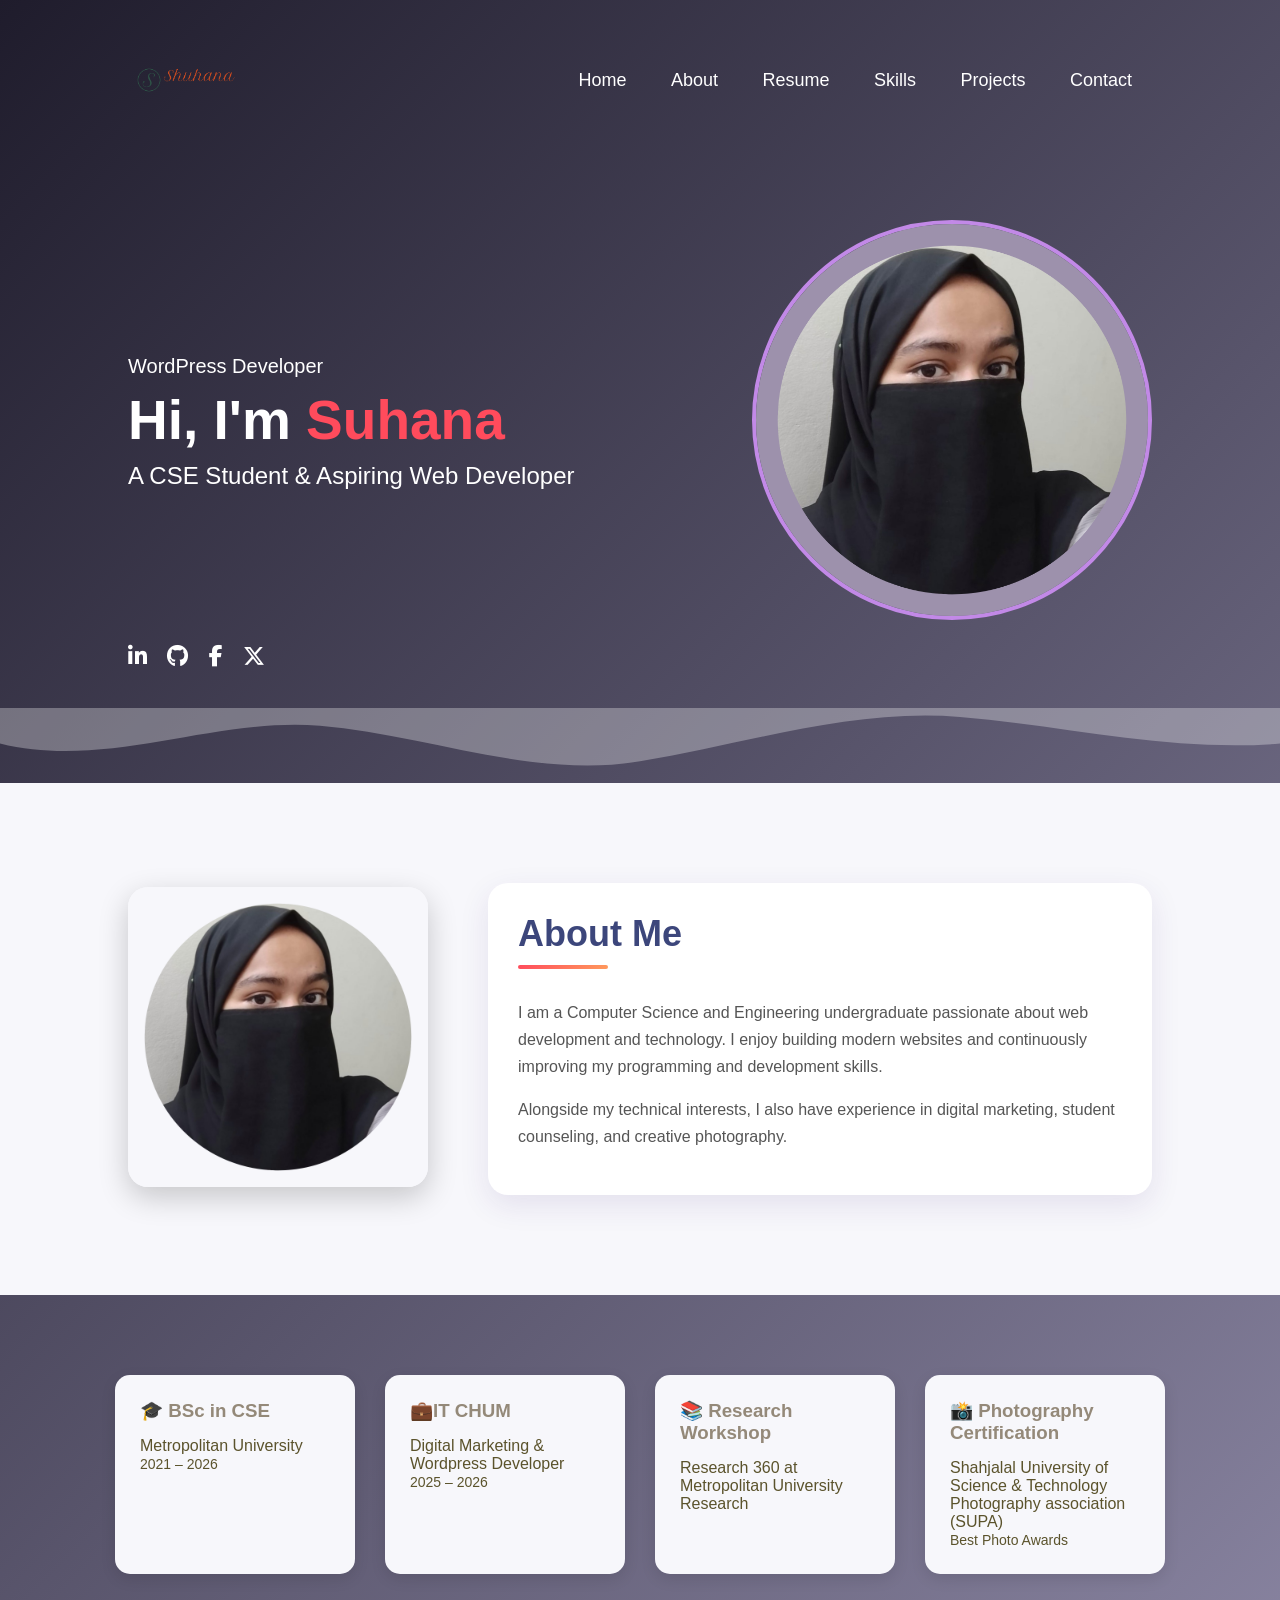
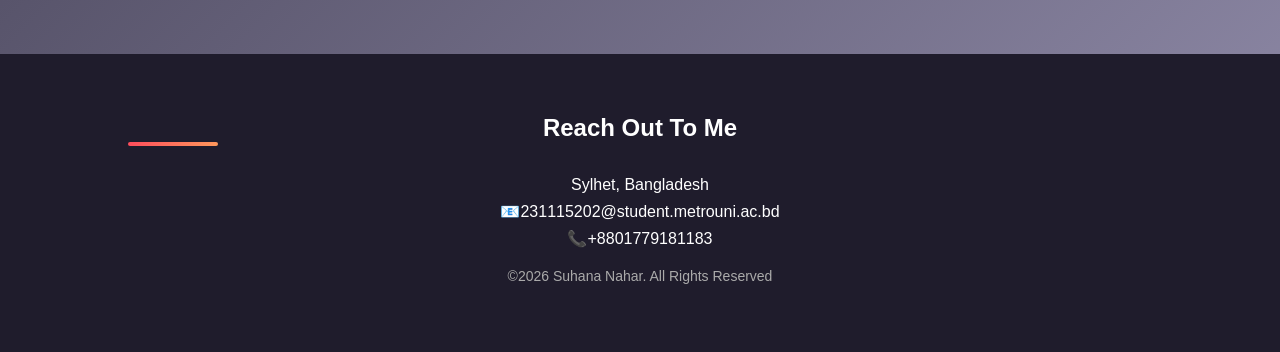
<file: index.html>
<!DOCTYPE html>
<html lang="en">
<head>
  <meta charset="UTF-8">
  <meta name="viewport" content="width=device-width, initial-scale=1.0">
  <title>Personal Portfolio</title>

  <link rel="stylesheet" href="style.css">
  <link rel="stylesheet" href="https://cdnjs.cloudflare.com/ajax/libs/font-awesome/6.5.0/css/all.min.css">
</head>
<body>
<div id="home">
</div>
  <div id="header">
    <div class="container">

  
      <nav>
        <img src="Images/Shuhana-logo-transparent.png" class="logo">
        <ul>
          <li><a href="#home">Home</a></li>
          <li><a href="#about">About</a></li>
          
          <li><a href="Images/Suhana_CV.pdf">Resume</a></li>
        <li><a href="skill.html">Skills</a></li>
        <li><a href="project.html">Projects</a></li>
          <li><a href="contact.html">Contact</a></li> 
        </ul>
      </nav>
      <div class="header-content">
  <div class="header-text">
      <p>WordPress Developer</p>
      <h1>Hi, I'm <span>Suhana</span></h1>
      <h2>A CSE Student & Aspiring Web Developer</h2>
  </div>
  <div class="header-image">
      <img src="Images/r.png" alt="Suhana">
</div>
</div>
  <div class="social-icons"> 
        <a href="https://www.linkedin.com/in/sn-suhana-98974820b/" target="_blank"><i class="fab fa-linkedin-in"></i></a>
         <a href="https://github.com/Suhananahar1"><i class="fab fa-github"target="_blank"></i></a> 
         <a href="https://www.facebook.com/share/1GMEHYq5VP/" target="_blank"><i class="fab fa-facebook-f"></i> </a> 
         <a href="https://x.com/SSuhuana"><i class="fab fa-x-twitter"></i></a>
    </div>
  </div>

 <br>
  <div class="wave-divider">
    <svg viewBox="0 0 1440 80" preserveAspectRatio="none">
      <path d="M0,40 C120,70 240,10 360,20 480,30 600,80 720,60
               840,40 960,0 1080,10 1200,20 1320,50 1440,40
               L1440,0 L0,0 Z"
            fill="rgba(255,255,255,0.3)">
      </path>
    </svg>
  </div>
<section id="about">

<div class="about-container">

<div class="about-image">
<img src="Images/suha.png" alt="Suhana">
</div>

<div class="about-content">

<h2>About Me</h2>
<div class="divider"></div>

<p>
I am a Computer Science and Engineering undergraduate passionate about 
web development and technology. I enjoy building modern websites and 
continuously improving my programming and development skills.
</p>
<p>
Alongside my technical interests, I also have experience in digital 
marketing, student counseling, and creative photography.
</p>
</div>

</div>
</section>
<div class="background-container">

<div class="edu-card">
<h3>🎓 BSc in CSE</h3>
<p>Metropolitan University</p>
<span>2021 – 2026</span>
</div>

<div class="edu-card">
<h3>💼IT CHUM</h3>
<p>Digital Marketing & Wordpress Developer</p>
<span>2025 – 2026</span>
</div>
<div class="edu-card">
<h3>📚 Research Workshop</h3>
<p>Research 360 at Metropolitan University Research</p>
</div>

<div class="edu-card">
<h3>📸 Photography Certification</h3>
<p>Shahjalal University of Science & Technology Photography association (SUPA)</p>
<span>Best Photo Awards</span>
</div>
</div>

<footer>
<h2>Reach Out To Me</h2>
<div class="divider center"></div>

<p>Sylhet, Bangladesh</p>
<p>📧231115202@student.metrouni.ac.bd</p>
<p>📞+8801779181183</p>
<p class="copyright">
©2026 Suhana Nahar. All Rights Reserved
</p>

</footer>

</body>
</html>
</file>
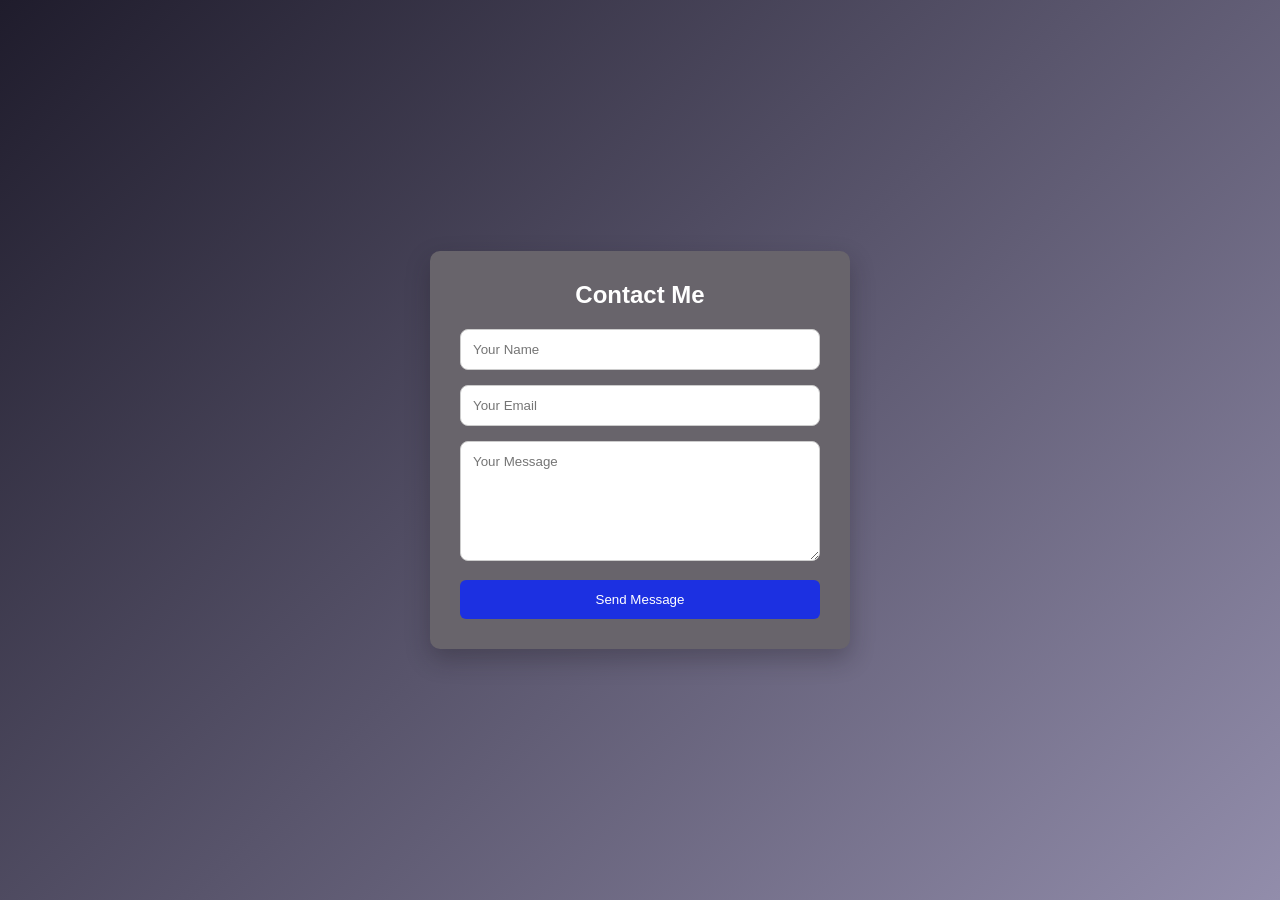
<file: contact.html>
<!DOCTYPE html>
<html lang="en">
<head>
  <meta charset="UTF-8">
  <title>Contact Form</title>
  <link rel="stylesheet" href="contact.css">
</head>
<body>

  <div class="contact-container">
    <h2>Contact Me</h2>

    <form>
      <input type="text" placeholder="Your Name" required>

      <input type="email" placeholder="Your Email" required>

      <textarea placeholder="Your Message"></textarea>

      <button type="submit">Send Message</button>
    </form>
  </div>

</body>
</html>
</file>
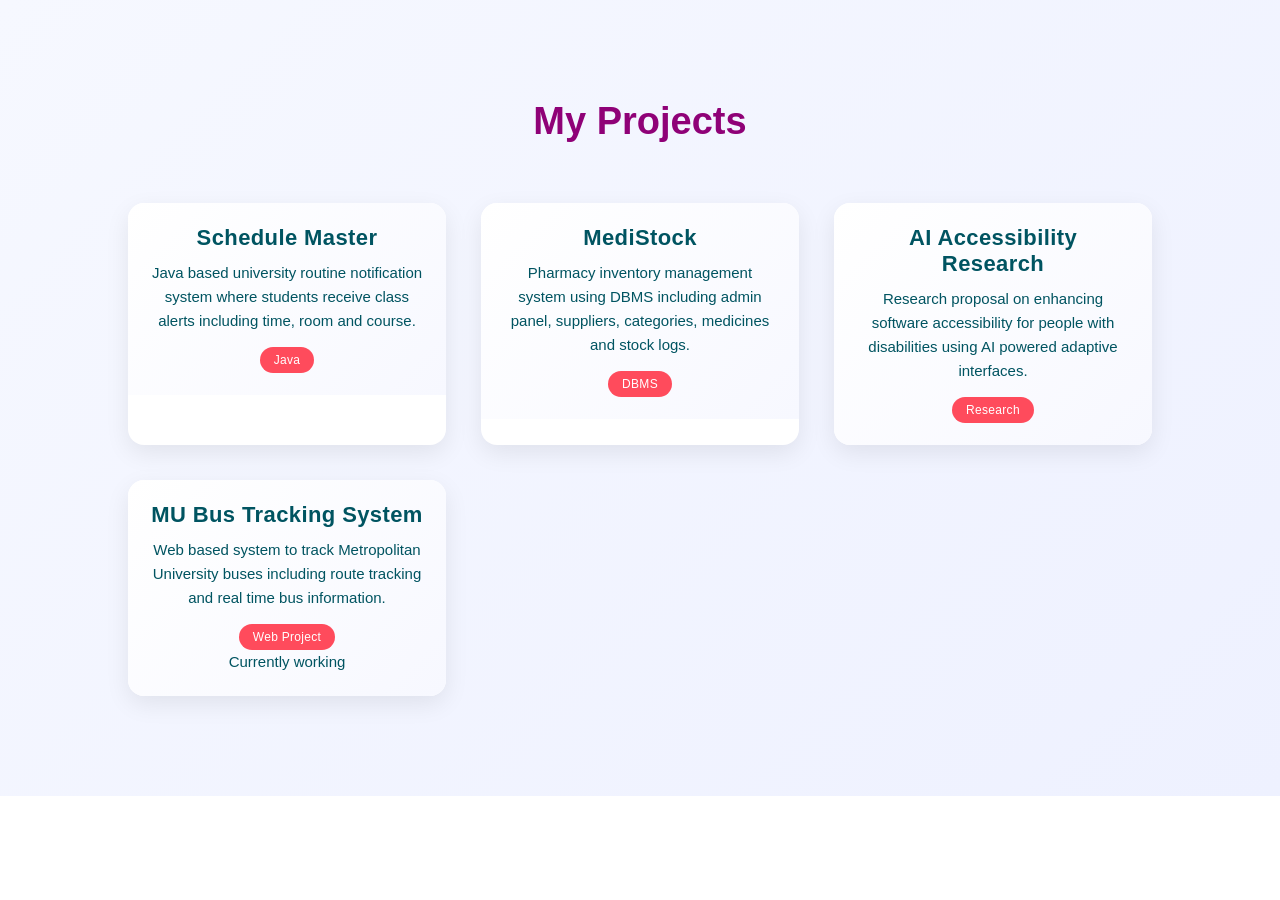
<file: project.html>
<!DOCTYPE html>
<html lang="en">
<head>
    <meta charset="UTF-8">
    <meta name="viewport" content="width=device-width, initial-scale=1.0">
    <title>Projects</title>
    <head>
<link rel="stylesheet" href="style.css">
<link rel="stylesheet" href="project.css">
</head>
</head>
<body>
    <section id="projects">

<h2>My Projects</h2>

<div class="projects-container">

<div class="project-card">

<div class="project-info">
<h3>Schedule Master</h3>
<p>Java based university routine notification system where students receive class alerts including time, room and course.</p>
<span class="project-tag">Java</span>
</div>

</div>


<div class="project-card">

<div class="project-info">
<h3>MediStock</h3>
<p>Pharmacy inventory management system using DBMS including admin panel, suppliers, categories, medicines and stock logs.</p>
<span class="project-tag">DBMS</span>
</div>

</div>
<div class="project-card">

<div class="project-info">
<h3>AI Accessibility Research</h3>
<p>Research proposal on enhancing software accessibility for people with disabilities using AI powered adaptive interfaces.</p>
<span class="project-tag">Research</span>
</div>

</div>
<div class="project-card">

<div class="project-info">
<h3>MU Bus Tracking System</h3>
<p>Web based system to track Metropolitan University buses including route tracking and real time bus information.</p>

<span class="project-tag">Web Project</span>
<p>Currently working</p>
</div>

</div>

</div>

</section>
</body>
</html>
</file>
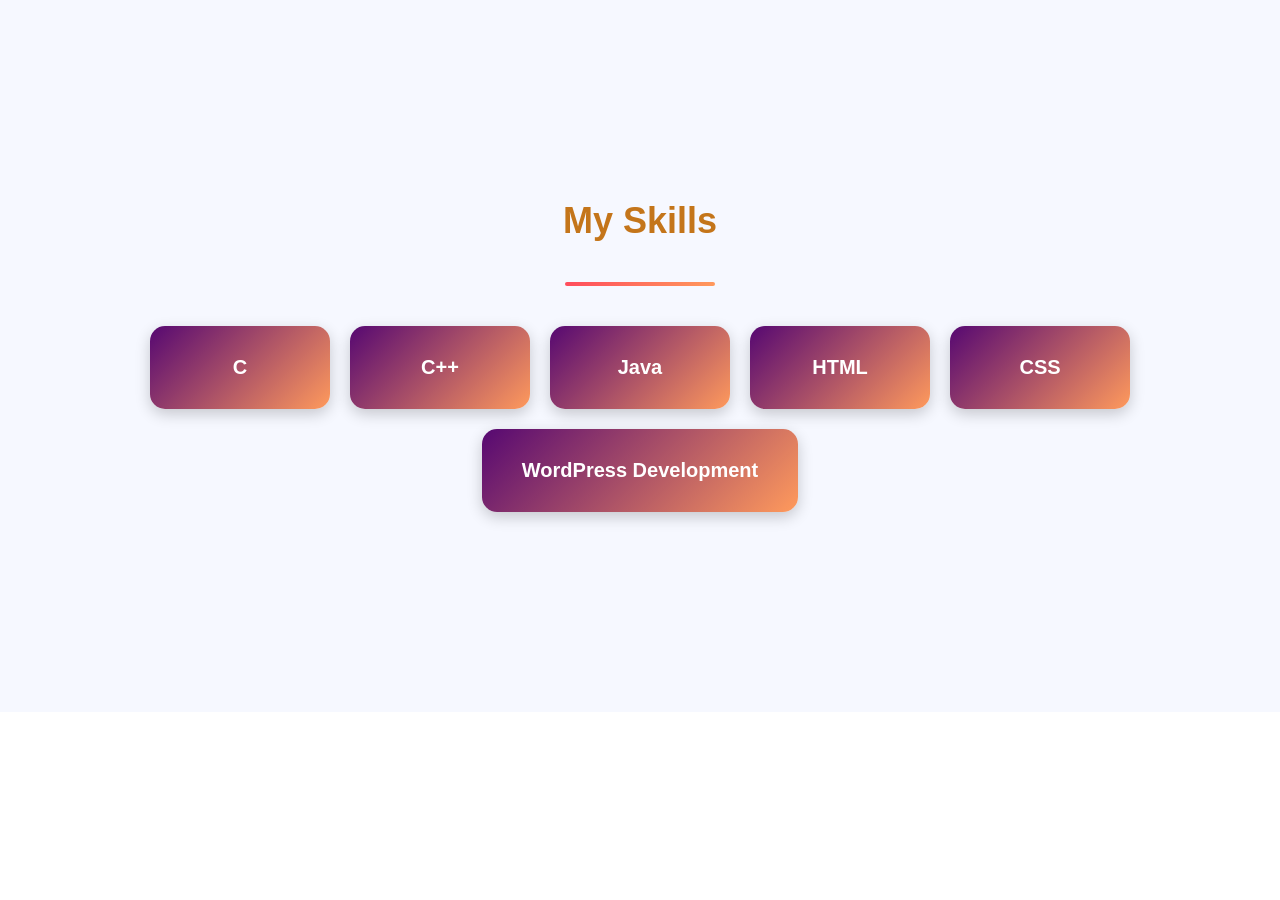
<file: skill.html>
<!DOCTYPE html>
<html lang="en">
<head>
  <meta charset="UTF-8">
  <meta name="viewport" content="width=device-width, initial-scale=1.0">
  <title>My Skills</title>
  <link rel="stylesheet" href="skill.css">
</head>
<body>

  <section class="skills">
    <h2>My Skills</h2>
    <div class="divider"></div>
    <div class="skills-container">
      <div class="card">C</div>
      <div class="card">C++</div>
      <div class="card">Java</div>
      <div class="card">HTML</div>
      <div class="card">CSS</div>
      <div class="card">WordPress Development</div>
    </div>

  </section>

</body>
</html>
</file>
<file: style.css>
*{
  margin:0;
  padding:0;
  box-sizing:border-box;
  font-family: Arial, Helvetica, sans-serif;
}

html{
  scroll-behavior:smooth;
}

#header{
  width:100%;
  min-height:100vh;
  background:linear-gradient(135deg,#1f1c2c,#928dab);
  color:white;
}

.container{
  padding:20px 10%;
}

nav{
  display:flex;
  align-items:center;
  justify-content:space-between;
  flex-wrap:wrap;
}

.logo{
  width:120px;
}

nav ul li{
  display:inline-block;
  list-style:none;
  margin:10px 20px;
}

nav ul li a{
  color:white;
  text-decoration:none;
  font-size:18px;
  position:relative;
}

nav ul li a::after{
  content:'';
  width:0;
  height:3px;
  background:#ff4b5c;
  position:absolute;
  left:0;
  bottom:-6px;
  transition:0.3s;
}

nav ul li a:hover::after{
  width:100%;
}

.header-content{
  display:flex;
  justify-content:space-between;
  align-items:center;
  margin-top:80px;
  gap:40px;
}

.header-text p{
  font-size:20px;
}

.header-text h1{
  font-size:55px;
  margin:10px 0;
}

.header-text span{
  color:#ff4b5c;
}

.header-text h2{
  font-weight:300;
}

.header-image img{
  width:100%;
  max-width:400px;
  border-radius:50%;
  object-fit:cover;
  border:4px solid lab(65.45% 35.02 -39.47);
}

.social-icons{
  margin-top:20px;
}

.social-icons a{
  text-decoration:none;
  font-size:22px;
  margin-right:16px;
  color:white;
  display:inline-block;
  transition:0.3s;
}

.social-icons a:hover{
  color:#ff4b5c;
  transform:translateY(-5px);
}

#about{
  padding:100px 10%;
  background:#f7f7fb;
}

.about-container{
  max-width:1200px;
  margin:auto;
  display:flex;
  align-items:center;
  gap:60px;
  flex-wrap:wrap;
}

.about-image img{
  width:300px;
  border-radius:20px;
  box-shadow:0 10px 30px rgba(0,0,0,0.2);
}

.about-content{
  flex:1;
  background:white;
  padding:30px;
  border-radius:20px;
  box-shadow:0 10px 30px rgba(57,25,119,0.1);
}

.about-content h2{
  font-size:36px;
  color:#3C467B;
  margin-bottom:10px;
}

.about-content p{
  color:#555;
  line-height:1.7;
  margin-bottom:15px;
}


.divider{
  width:90px;
  height:4px;
  background:linear-gradient(135deg,#ff4b5c,#ff9a5c);
  margin-bottom:30px;
  border-radius:3px;
}
#background{
  padding:90px 10%;
  text-align:center;
  background:#435663;
}

.background-container{
  display:flex;
  justify-content:center;
  gap:30px;
  flex-wrap:wrap;
  max-width:1100px;
  margin:80px auto;
}

.edu-card{
  background:#f7f7fb;
  padding:25px;
  width:240px;
  border-radius:15px;
  box-shadow:0 5px 15px rgba(0,0,0,0.1);
  transition:0.3s;
}

.edu-card:hover{
  transform:translateY(-8px);
}

.edu-card h3{
  margin-bottom:15px;
  color:#948979;
}

.edu-card p{
  color:#5B532C;
}

.edu-card span{
  color:#5B532C;
  font-size:14px;
}

footer{
  background:#1f1c2c;
  color:white;
  padding:60px 10%;
  text-align:center;
}

footer p{
  margin:8px 0;
}

footer .copyright{
  margin-top:20px;
  font-size:14px;
  color:#aaa;
}


@media (max-width:768px){

.container{
  padding:20px;
}

nav{
  flex-direction:column;
  gap:15px;
}

nav ul li{
  display:block;
  margin:10px 0;
}

.header-content{
  flex-direction:column;
  text-align:center;
}

.header-text h1{
  font-size:38px;
}

.header-image img{
  max-width:260px;
}

.about-container{
  flex-direction:column;
  text-align:center;
}

.about-image img{
  width:220px;
}

.background-container{
  margin:40px auto;
}

}.about-container{
  max-width:1200px;
  margin:auto;
  display:flex;
  align-items:center;
  gap:60px;
  flex-wrap:wrap;
}

.about-image img{
  width:300px;
  border-radius:20px;
  box-shadow:0 10px 30px rgba(0,0,0,0.2);
}

.about-content{
  flex:1;
  background:white;
  padding:30px;
  border-radius:20px;
  box-shadow:0 10px 30px rgba(57,25,119,0.1);
}

.about-content h2{
  font-size:36px;
  color:#3C467B;
  margin-bottom:10px;
}

.about-content p{
  color:#555;
  line-height:1.7;
  margin-bottom:15px;
}


.divider{
  width:90px;
  height:4px;
  background:linear-gradient(135deg,#ff4b5c,#ff9a5c);
  margin-bottom:30px;
  border-radius:3px;
}
#background{
  padding:90px 10%;
  text-align:center;
  background:#435663;
}

.background-container{
  display:flex;
  justify-content:center;
  gap:30px;
  flex-wrap:wrap;
  max-width:1100px;
  margin:80px auto;
}

.edu-card{
  background:#f7f7fb;
  padding:25px;
  width:240px;
  border-radius:15px;
  box-shadow:0 5px 15px rgba(0,0,0,0.1);
  transition:0.3s;
}

.edu-card:hover{
  transform:translateY(-8px);
}

.edu-card h3{
  margin-bottom:15px;
  color:#948979;
}

.edu-card p{
  color:#5B532C;
}

.edu-card span{
  color:#5B532C;
  font-size:14px;
}

footer{
  background:#1f1c2c;
  color:white;
  padding:60px 10%;
  text-align:center;
}

footer p{
  margin:8px 0;
}

footer .copyright{
  margin-top:20px;
  font-size:14px;
  color:#aaa;
}


@media (max-width:768px){

.container{
  padding:20px;
}

nav{
  flex-direction:column;
  gap:15px;
}

nav ul li{
  display:block;
  margin:10px 0;
}

.header-content{
  flex-direction:column;
  text-align:center;
}

.header-text h1{
  font-size:38px;
}

.header-image img{
  max-width:260px;
}

.about-container{
  flex-direction:column;
  text-align:center;
}

.about-image img{
  width:220px;
}

.background-container{
  margin:40px auto;
}

}
</file>
<file: contact.css>
*{
  margin: 0;
  padding: 0;
  box-sizing: border-box;
  font-family: Arial, sans-serif;
}

body{
  height: 100vh;
  display: flex;
  justify-content: center;
  align-items: center;
  background: linear-gradient(135deg,#1f1c2c,#928dab);
}

.contact-container{
  width: 420px;
  padding: 30px;
  background: #68646b;
  border-radius: 10px;
  box-shadow: 0 10px 25px rgba(28, 22, 29, 0.3);
}

.contact-container h2{
  text-align: center;
  margin-bottom: 20px;
 color: #ffffff;
}

.contact-container input,
.contact-container textarea{
  width: 100%;
  padding: 12px;
  margin-bottom: 15px;
  border: 1px solid #ccc;
  border-radius: 8px;
}

.contact-container textarea{
  height: 120px;
}

.contact-container button{
  width: 100%;
  padding: 12px;
  background: rgb(28, 48, 225);
  color: white;
  border: none;
  border-radius: 6px;
  cursor: pointer;
}
</file>
<file: project.css>
#projects{
padding:100px 10%;
background: linear-gradient(135deg,#f6f8ff,#eef1ff);
text-align:center;
}

#projects h2{
font-size:38px;
margin-bottom:60px;
color:#8F0177;
position:relative;
font-family: 'Poppins', sans-serif;
font-weight:600;
}

#projects h2::after{
width:90px;
height:4px;
background:#8F0177;
display:block;
margin:12px auto;
border-radius:5px;
}

.projects-container{
display:grid;
grid-template-columns:repeat(auto-fit,minmax(270px,1fr));
gap:35px;
}
.project-card{
background:#ffffff;
border-radius:16px;
overflow:hidden;
box-shadow:0 8px 25px rgba(0,0,0,0.08);
transition:all 0.35s ease;
position:relative;
}

.project-card:hover{
transform:translateY(-10px);
box-shadow:0 18px 40px rgba(0,0,0,0.15);
}
.project-card img{
width:100%;
height:180px;
object-fit:cover;
}

.project-info{
padding:22px;
background:linear-gradient(135deg,#ffffff,#f7f8ff);
}

.project-info h3{
font-size:22px;
color:#005461;
font-weight:600;
font-family:'Poppins', sans-serif;
margin-bottom:10px;
letter-spacing:0.4px;
}
.project-info p{
font-size:15px;
color:#005461;
line-height:1.6;
font-family:'Poppins', sans-serif;
}

.project-tag{
display:inline-block;
margin-top:14px;
padding:6px 14px;
font-size:12px;
background:#ff4b5c;
color:white;
border-radius:20px;
font-weight:500;
letter-spacing:0.3px;
}

@media(max-width:768px){

#projects{
padding:80px 8%;
}

#projects h2{
font-size:30px;
}

}
</file>
<file: skill.css>
*{
  margin:0;
  padding:0;
  box-sizing:border-box;
  font-family: Arial, Helvetica, sans-serif;
}
nav{
  display:flex;
  justify-content:center;
  background:#612D53;
  padding:15px 0;
}

nav a{
  color:white;
  text-decoration:none;
  margin:0 20px;
  font-size:18px;
  transition:0.3s;
}

nav a:hover{
  color:#ab35c5;
}
.skills{
  padding:200px 10%;
  text-align:center;
background:#f6f8ff;
}

.skills h2{
  font-size:36px;
  margin-bottom:40px;
  color: #c4751a;
}
.skills .divider {
  width: 150px;         
  height: 4px;         
  background: linear-gradient(135deg, #ff4b5c, #ff9a5c);
  margin: 10px auto 40px;  
  border-radius: 2px;
}

.skills-container{
  display:flex;
  flex-wrap:wrap;
  justify-content:center;
  gap:20px;
}

.skills-container .card{
  background:linear-gradient(135deg,#560872,#ff9a5c);
  color:white;
  font-size:20px;
  font-weight:bold;
  padding:30px 40px;
  border-radius:15px;
  min-width:180px;
  text-align:center;
  transition:0.3s;
  cursor:pointer;
  box-shadow:0 5px 15px rgba(0,0,0,0.2);
}

.skills-container .card:hover{
  transform:translateY(-10px);
  box-shadow:0 10px 20px rgba(0,0,0,0.3);
}
@media(max-width:768px){
  .skills-container{
    flex-direction:column;
    align-items:center;
  }

  .skills-container .card{
    width:70%;
  }
}
</file>
